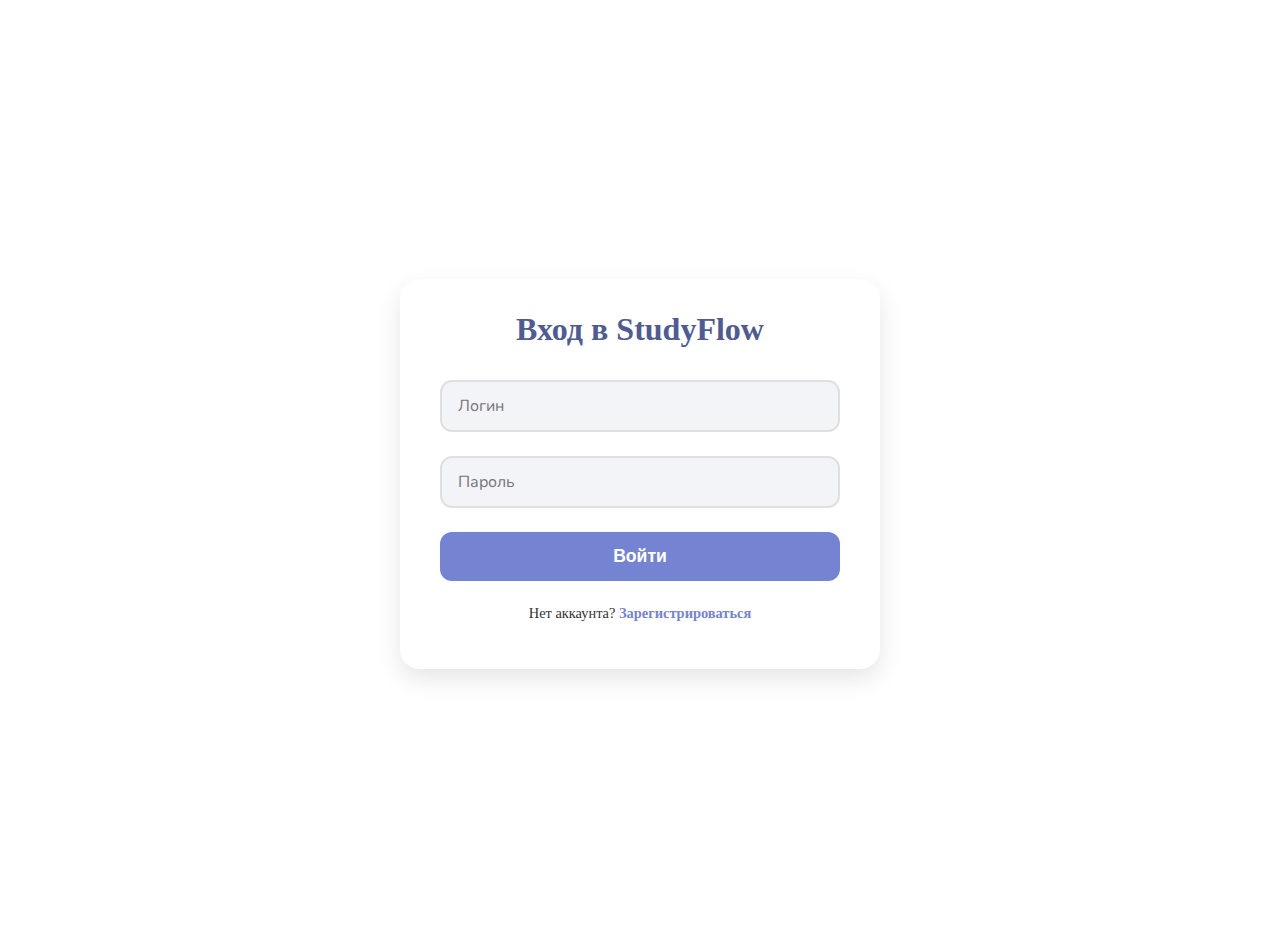
<file: index.html>
<!DOCTYPE html>
<html lang="ru">
<head>
    <meta charset="UTF-8">
    <meta name="viewport" content="width=device-width, initial-scale=1.0">
    <title>StudyFlow - Вход</title>
    <link rel="preconnect" href="https://fonts.googleapis.com">
    <link rel="preconnect" href="https://fonts.gstatic.com" crossorigin>
    <link href="https://fonts.googleapis.com/css2?family=Nunito:wght@400;700;800&display=swap" rel="stylesheet">
    <link rel="stylesheet" href="css/style.css">
</head>
<body id="auth-page">
    <div class="auth-container">
        <div class="auth-card">
            <h2>Вход в StudyFlow</h2>
            <div id="notificationArea"></div>
            <form id="loginForm">
                <div class="form-group">
                    <input type="text" id="username" placeholder="Логин" required autocomplete="username">
                </div>
                <div class="form-group">
                    <input type="password" id="password" placeholder="Пароль" required autocomplete="current-password">
                </div>
                <div class="loading" id="loadingIndicator">
                    <p>Выполняется вход...</p>
                </div>
                <button type="submit" class="btn btn-primary" id="loginButton">
                    Войти
                </button>
            </form>
            <div class="secondary-action">
                <p>Нет аккаунта? <a href="register.html">Зарегистрироваться</a></p>
            </div>
        </div>
    </div>

    <script src="js/auth.js"></script>
    <script src="js/ui.js"></script>
    <script src="js/login.js"></script>
</body>
</html>
</file>
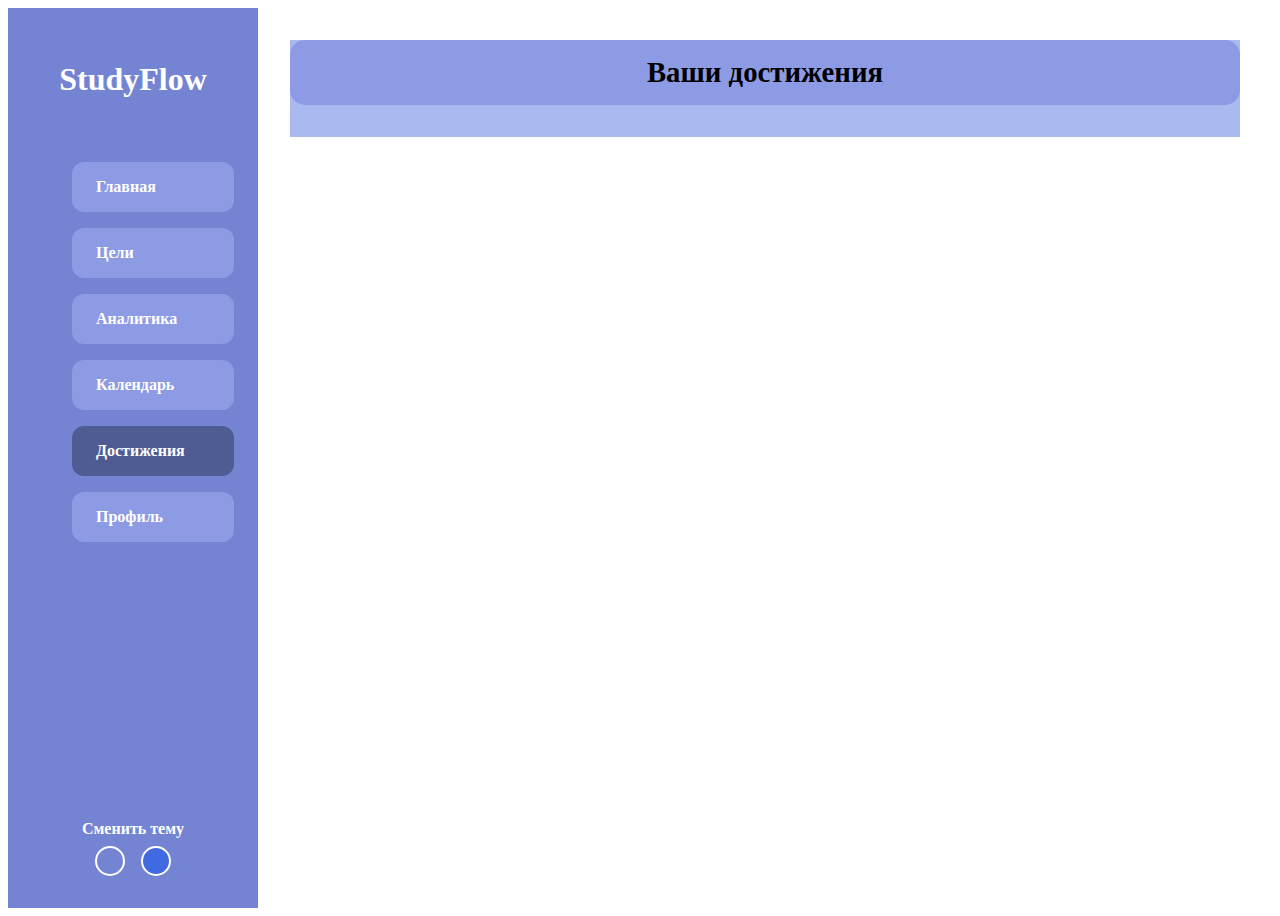
<file: achievements.html>
<!DOCTYPE html>
<html lang="ru">
<head>
    <meta charset="UTF-8">
    <meta name="viewport" content="width=device-width, initial-scale=1.0">
    <title>StudyFlow - Достижения</title>
    <link rel="preconnect" href="https://fonts.googleapis.com">
    <link rel="preconnect" href="https://fonts.gstatic.com" crossorigin>
    <link href="https://fonts.googleapis.com/css2?family=Nunito:wght@400;700;800&display=swap" rel="stylesheet">
    <link rel="stylesheet" href="css/style.css">
</head>
<body id="achievements-page">
    <div class="dashboard-container">
        <header class="mobile-header">
            <button class="mobile-menu-btn">☰</button>
            <h1 class="logo" style="margin: 0; font-size: 1.5rem;">StudyFlow</h1>
            <div style="width: 40px;"></div>
        </header>
        <nav class="sidebar">
            <h1 class="logo">StudyFlow</h1>
            <ul>
                <li><a href="dashboard.html">Главная</a></li>
                <li><a href="goals.html">Цели</a></li>
                <li><a href="analytics.html">Аналитика</a></li>
                <li><a href="calendar.html">Календарь</a></li>
                <li><a href="achievements.html" class="active">Достижения</a></li>
                <li><a href="profile.html">Профиль</a></li>
            </ul>
            <div class="theme-switcher">
                <h4>Сменить тему</h4>
                <div class="theme-buttons">
                    <button data-set-theme="default" class="theme-btn purple"></button>
                    <button data-set-theme="blue" class="theme-btn blue"></button>
                </div>
            </div>
        </nav>
        <main class="main-content">
            <div class="achievements-container">
                <div class="achievements-header"><h2>Ваши достижения</h2></div>
                <div class="achievements-grid">
                    <!-- Карточки достижений -->
                </div>
            </div>
        </main>
    </div>
    <script src="js/ui.js"></script>
</body>
</html>
</file>
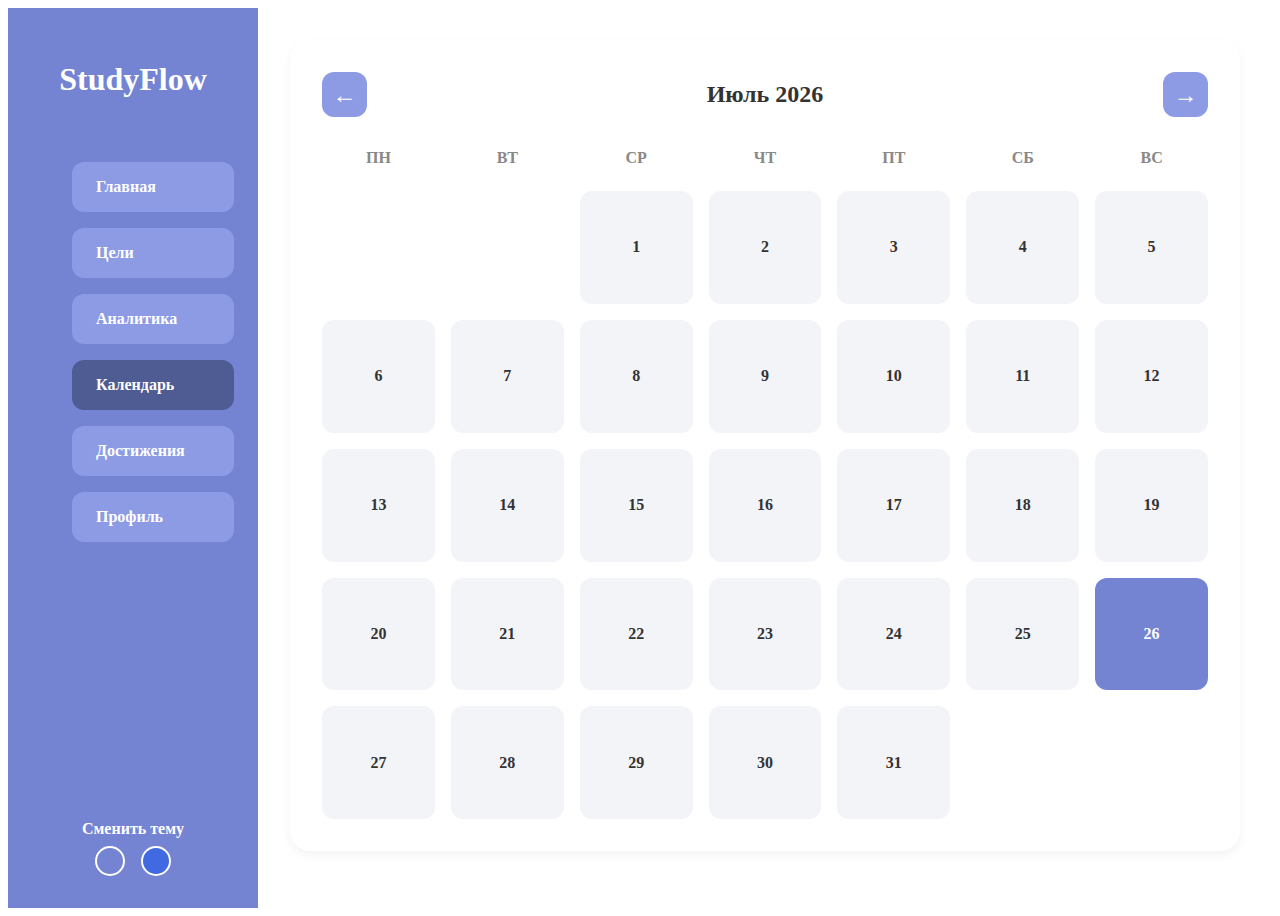
<file: calendar.html>
<!DOCTYPE html>
<html lang="ru">
<head>
    <meta charset="UTF-8">
    <meta name="viewport" content="width=device-width, initial-scale=1.0">
    <title>StudyFlow - Календарь</title>
    <link rel="preconnect" href="https://fonts.googleapis.com">
    <link rel="preconnect" href="https://fonts.gstatic.com" crossorigin>
    <link href="https://fonts.googleapis.com/css2?family=Nunito:wght@400;700;800&display=swap" rel="stylesheet">
    <link rel="stylesheet" href="css/style.css">
</head>
<body id="calendar-page">
    <div class="dashboard-container">
        <header class="mobile-header">
            <button class="mobile-menu-btn">☰</button>
            <h1 class="logo" style="margin: 0; font-size: 1.5rem;">StudyFlow</h1>
            <div style="width: 40px;"></div>
        </header>
        <nav class="sidebar">
            <h1 class="logo">StudyFlow</h1>
            <ul>
                <li><a href="dashboard.html">Главная</a></li>
                <li><a href="goals.html">Цели</a></li>
                <li><a href="analytics.html">Аналитика</a></li>
                <li><a href="calendar.html" class="active">Календарь</a></li>
                <li><a href="achievements.html">Достижения</a></li>
                <li><a href="profile.html">Профиль</a></li>
            </ul>
            <div class="theme-switcher">
               <h4>Сменить тему</h4>
                <div class="theme-buttons">
                    <button data-set-theme="default" class="theme-btn purple"></button>
                    <button data-set-theme="blue" class="theme-btn blue"></button>
                </div>
            </div>
        </nav>
        <main class="main-content">
            <div class="calendar-container">
                <div class="calendar-header">
                    <button id="prev-month">&larr;</button>
                    <h2 id="month-year"></h2>
                    <button id="next-month">&rarr;</button>
                </div>
                <div class="calendar-grid">
                    <!-- Дни недели будут добавлены через JavaScript -->
                </div>
            </div>
        </main>
    </div>

    <div class="modal-overlay" id="goal-modal">
        <div class="modal-content">
            <div class="modal-header">
                <h3 id="modal-title">Цель на дату</h3>
                <button class="close-btn" id="close-modal">&times;</button>
            </div>
            <div class="modal-body">
                <textarea id="goal-textarea" placeholder="Опишите вашу цель на этот день..."></textarea>
            </div>
            <div class="modal-buttons">
                <button class="btn-delete" id="delete-goal-btn">Удалить</button>
                <button class="btn-save" id="save-goal-btn">Сохранить</button>
            </div>
        </div>
    </div>
    
    <script src="js/ui.js"></script>
    <script>
        // === ЛОГИКА КАЛЕНДАРЯ И ЦЕЛЕЙ ===
        const monthYearElement = document.getElementById('month-year');
        const calendarGrid = document.querySelector('.calendar-grid');
        const prevMonthButton = document.getElementById('prev-month');
        const nextMonthButton = document.getElementById('next-month');
        
        // Элементы модального окна
        const modal = document.getElementById('goal-modal');
        const modalTitle = document.getElementById('modal-title');
        const closeModalButton = document.getElementById('close-modal');
        const goalTextarea = document.getElementById('goal-textarea');
        const saveGoalButton = document.getElementById('save-goal-btn');
        const deleteGoalButton = document.getElementById('delete-goal-btn');

        let currentDate = new Date();
        let selectedDayKey = null;
        
        // Загружаем цели из localStorage
        let goals = JSON.parse(localStorage.getItem('calendarGoals')) || {};

        const monthNames = ["Январь", "Февраль", "Март", "Апрель", "Май", "Июнь", 
                           "Июль", "Август", "Сентябрь", "Октябрь", "Ноябрь", "Декабрь"];
        const weekdays = ['ПН', 'ВТ', 'СР', 'ЧТ', 'ПТ', 'СБ', 'ВС'];

        function renderCalendar() {
            calendarGrid.innerHTML = '';
            const year = currentDate.getFullYear();
            const month = currentDate.getMonth();
            monthYearElement.textContent = `${monthNames[month]} ${year}`;

            // Добавляем заголовки дней недели
            weekdays.forEach(day => {
                const dayHeader = document.createElement('div');
                dayHeader.className = 'weekday';
                dayHeader.textContent = day;
                calendarGrid.appendChild(dayHeader);
            });

            // Расчеты для построения сетки дней
            const firstDayOfMonth = new Date(year, month, 1);
            const lastDayOfMonth = new Date(year, month + 1, 0);
            
            const firstDayOfWeek = (firstDayOfMonth.getDay() + 6) % 7; // 0=ПН, 1=ВТ, ..., 6=ВС
            const lastDateOfMonth = lastDayOfMonth.getDate();
            
            // Добавляем пустые ячейки для дней предыдущего месяца
            for (let i = 0; i < firstDayOfWeek; i++) {
                calendarGrid.appendChild(document.createElement('div')).className = 'day-cell empty';
            }

            // Добавляем ячейки для дней текущего месяца
            for (let day = 1; day <= lastDateOfMonth; day++) {
                const dayCell = document.createElement('div');
                dayCell.className = 'day-cell';
                dayCell.textContent = day;
                
                const dayKey = `${year}-${month + 1}-${day}`;
                dayCell.dataset.key = dayKey;

                if (goals[dayKey]) {
                    dayCell.classList.add('has-goal');
                }

                // Выделяем сегодняшний день
                const today = new Date();
                if (day === today.getDate() && month === today.getMonth() && year === today.getFullYear()) {
                    dayCell.classList.add('current-day');
                }
                
                calendarGrid.appendChild(dayCell);
            }
        }

        // --- Функции для модального окна ---
        function openModal(dateKey) {
            selectedDayKey = dateKey;
            const [year, month, day] = dateKey.split('-');
            modalTitle.textContent = `Цель на ${day}.${month}.${year}`; 
            goalTextarea.value = goals[selectedDayKey] || '';
            
            deleteGoalButton.style.display = goals[selectedDayKey] ? 'block' : 'none';
            
            modal.classList.add('active');
        }

        function closeModal() {
            modal.classList.remove('active');
        }

        function saveGoal() {
            if (selectedDayKey) {
                const goalText = goalTextarea.value.trim();
                if (goalText) {
                    goals[selectedDayKey] = goalText;
                } else {
                    delete goals[selectedDayKey];
                }
                localStorage.setItem('calendarGoals', JSON.stringify(goals));
                closeModal();
                renderCalendar();
            }
        }

        function deleteGoal() {
            if (selectedDayKey) {
                delete goals[selectedDayKey];
                localStorage.setItem('calendarGoals', JSON.stringify(goals));
                closeModal();
                renderCalendar();
            }
        }
        
        // --- Обработчики событий ---
        prevMonthButton.addEventListener('click', () => {
            currentDate.setMonth(currentDate.getMonth() - 1);
            renderCalendar();
        });

        nextMonthButton.addEventListener('click', () => {
            currentDate.setMonth(currentDate.getMonth() + 1);
            renderCalendar();
        });
        
        // Открытие модального окна по клику на ячейку
        calendarGrid.addEventListener('click', (event) => {
            const cell = event.target.closest('.day-cell');
            if (cell && !cell.classList.contains('empty')) {
                openModal(cell.dataset.key);
            }
        });

        closeModalButton.addEventListener('click', closeModal);
        modal.addEventListener('click', (event) => {
            if (event.target === modal) closeModal();
        });
        saveGoalButton.addEventListener('click', saveGoal);
        deleteGoalButton.addEventListener('click', deleteGoal);

        // Первая отрисовка календаря
        renderCalendar();

        // Инициализация UI
        document.addEventListener('DOMContentLoaded', function() {
            // Загрузка сохраненной темы
            const savedTheme = localStorage.getItem('studyflow-theme');
            if (savedTheme) {
                document.body.setAttribute('data-theme', savedTheme === 'default' ? '' : savedTheme);
            }
        });
    </script>
</body>
</html>
</file>
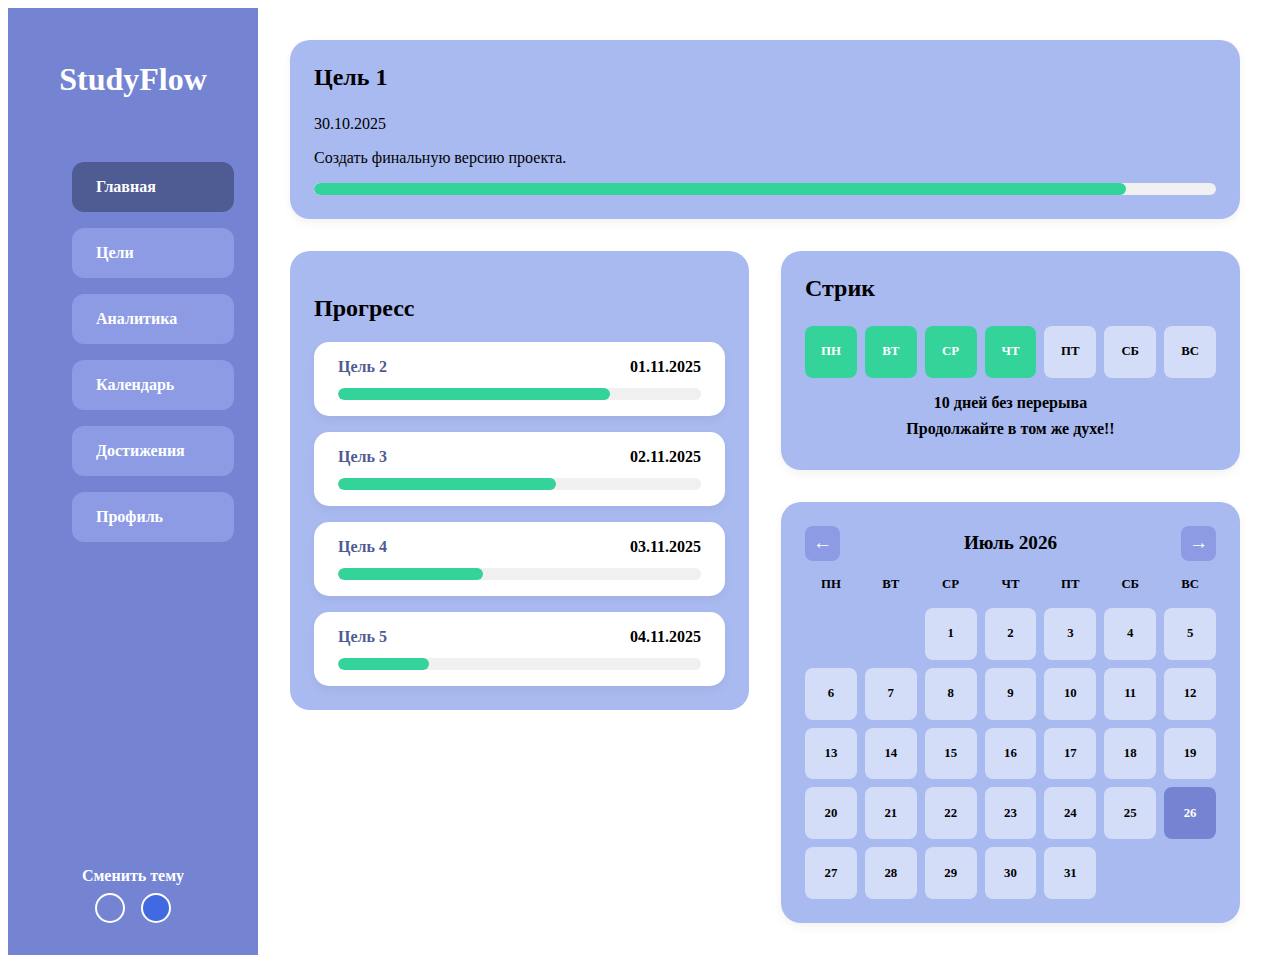
<file: dashboard.html>
<!DOCTYPE html>
<html lang="ru">
<head>
    <meta charset="UTF-8">
    <meta name="viewport" content="width=device-width, initial-scale=1.0">
    <title>StudyFlow Dashboard</title>
    <link rel="preconnect" href="https://fonts.googleapis.com">
    <link rel="preconnect" href="https://fonts.gstatic.com" crossorigin>
    <link href="https://fonts.googleapis.com/css2?family=Nunito:wght@400;700;800&display=swap" rel="stylesheet">
    <link rel="stylesheet" href="css/style.css">
</head>
<body id="dashboard-page">
    <div class="dashboard-container">
        <header class="mobile-header">
            <button class="mobile-menu-btn">☰</button>
            <h1 class="logo" style="margin: 0; font-size: 1.5rem;">StudyFlow</h1>
            <div style="width: 40px;"></div>
        </header>
        <nav class="sidebar">
            <h1 class="logo">StudyFlow</h1>
            <ul>
                <li><a href="dashboard.html" class="active">Главная</a></li>
                <li><a href="goals.html">Цели</a></li>
                <li><a href="analytics.html">Аналитика</a></li>
                <li><a href="calendar.html">Календарь</a></li>
                <li><a href="achievements.html">Достижения</a></li>
                <li><a href="profile.html">Профиль</a></li>
            </ul>
            <div class="theme-switcher">
                <h4>Сменить тему</h4>
                <div class="theme-buttons">
                    <button data-set-theme="default" class="theme-btn purple"></button>
                    <button data-set-theme="blue" class="theme-btn blue"></button>
                </div>
            </div>
        </nav>
        <main class="main-content">
            <div class="card main-goal">
                <div class="card-header"><h2>Цель 1</h2><span class="date">30.10.2025</span></div>
                <p>Создать финальную версию проекта.</p>
                <div class="progress-bar-container"><div class="progress-bar" style="width: 90%;"></div></div>
            </div>
            <div class="progress-card"><h2>Прогресс</h2><div class="progress-item"><div class="item-info"><span>Цель 2</span><span class="date">01.11.2025</span></div><div class="progress-bar-container"><div class="progress-bar" style="width: 75%;"></div></div></div><div class="progress-item"><div class="item-info"><span>Цель 3</span><span class="date">02.11.2025</span></div><div class="progress-bar-container"><div class="progress-bar" style="width: 60%;"></div></div></div><div class="progress-item"><div class="item-info"><span>Цель 4</span><span class="date">03.11.2025</span></div><div class="progress-bar-container"><div class="progress-bar" style="width: 40%;"></div></div></div><div class="progress-item"><div class="item-info"><span>Цель 5</span><span class="date">04.11.2025</span></div><div class="progress-bar-container"><div class="progress-bar" style="width: 25%;"></div></div></div></div>
            <div class="card streak-card"><h2>Стрик</h2><div class="streak-days"><div class="day-cell filled">ПН</div><div class="day-cell filled">ВТ</div><div class="day-cell filled">СР</div><div class="day-cell filled">ЧТ</div><div class="day-cell">ПТ</div><div class="day-cell">СБ</div><div class="day-cell">ВС</div></div><p>10 дней без перерыва</p><p>Продолжайте в том же духе!!</p></div>
            <div class="card calendar-card">
                 <div class="calendar-header">
                    <button id="prev-month">&larr;</button>
                    <h3 id="month-year"></h3>
                    <button id="next-month">&rarr;</button>
                </div>
                 <div class="calendar-grid"></div>
            </div>
        </main>
    </div>

    <div class="modal-overlay" id="goal-modal">
        <div class="modal-content">
            <div class="modal-header"><h3 id="modal-title">Цель на дату</h3><button class="close-btn" id="close-modal">&times;</button></div>
            <div class="modal-body"><textarea id="goal-textarea" placeholder="Опишите вашу цель на этот день..."></textarea></div>
            <div class="modal-buttons"><button class="btn-delete" id="delete-goal-btn">Удалить</button><button class="btn-save" id="save-goal-btn">Сохранить</button></div>
        </div>
    </div>
    
    <script src="js/ui.js"></script>
    <script src="js/dashboard.js"></script> 
</body>
</html>
</file>
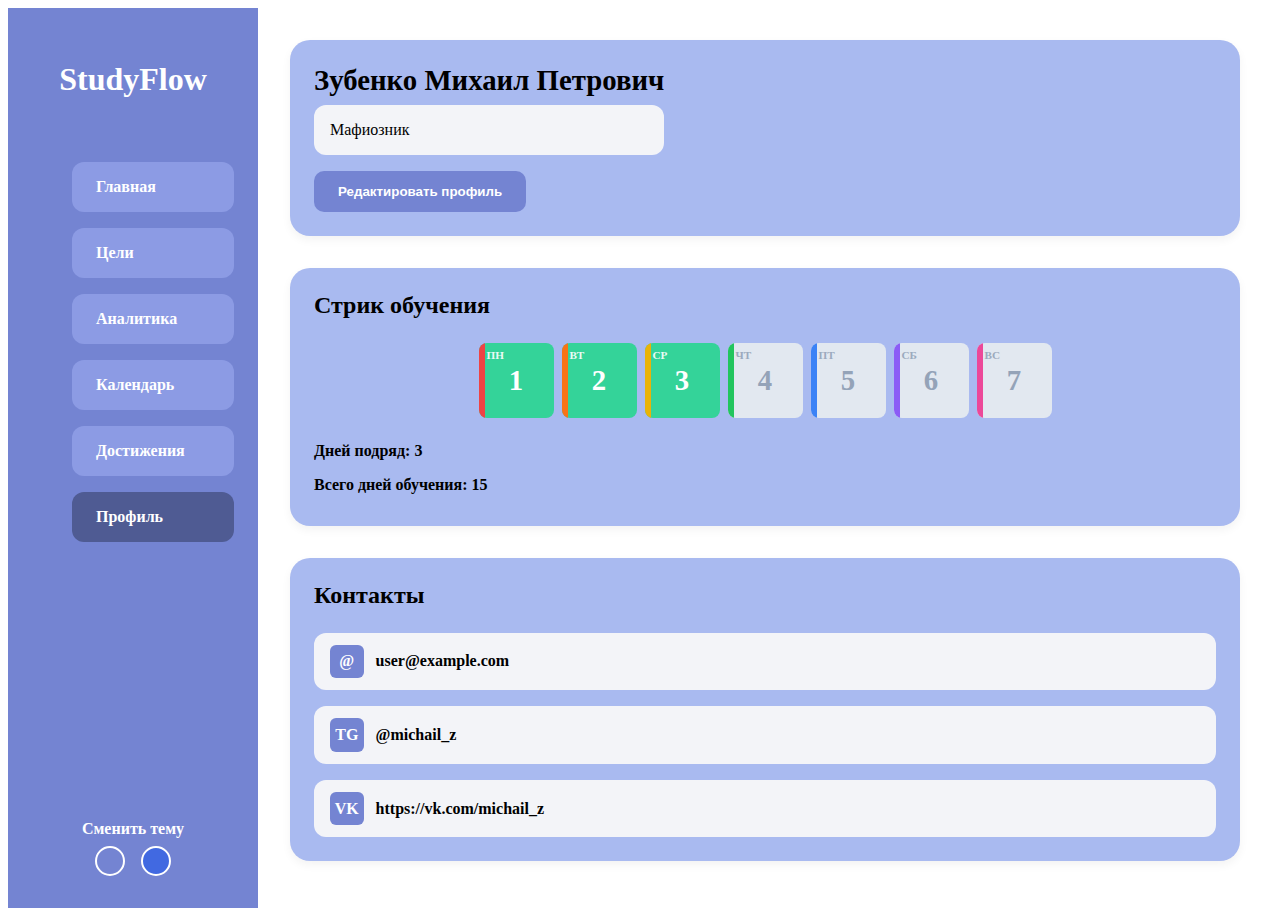
<file: Profile.html>
<!DOCTYPE html>
<html lang="ru">
<head>
    <meta charset="UTF-8">
    <meta name="viewport" content="width=device-width, initial-scale=1.0">
    <title>StudyFlow - Профиль</title>
    <link rel="preconnect" href="https://fonts.googleapis.com">
    <link rel="preconnect" href="https://fonts.gstatic.com" crossorigin>
    <link href="https://fonts.googleapis.com/css2?family=Nunito:wght@400;700;800&display=swap" rel="stylesheet">
    <link rel="stylesheet" href="css/style.css">
</head>
<body id="profile-page">
    <div class="dashboard-container">
        <header class="mobile-header">
            <button class="mobile-menu-btn">☰</button>
            <h1 class="logo" style="margin: 0; font-size: 1.5rem;">StudyFlow</h1>
            <div style="width: 40px;"></div>
        </header>
        <nav class="sidebar">
            <h1 class="logo">StudyFlow</h1>
            <ul>
                <li><a href="dashboard.html">Главная</a></li>
                <li><a href="goals.html">Цели</a></li>
                <li><a href="analytics.html">Аналитика</a></li>
                <li><a href="calendar.html">Календарь</a></li>
                <li><a href="achievements.html">Достижения</a></li>
                <li><a href="profile.html" class="active">Профиль</a></li>
            </ul>
            <div class="theme-switcher">
                <h4>Сменить тему</h4>
                <div class="theme-buttons">
                    <button data-set-theme="default" class="theme-btn purple"></button>
                    <button data-set-theme="blue" class="theme-btn blue"></button>
                </div>
            </div>
        </nav>

        <main class="main-content">
            <!-- Уведомления -->
            <div id="notification" class="alert" style="display: none;"></div>
            
            <!-- Профиль пользователя -->
            <div class="card profile-header">
                <div class="profile-info">
                    <h3 id="user-name">Загрузка...</h3>
                    <p id="user-comment">Загрузка...</p>
                    <button id="edit-profile-btn" class="btn btn-edit-profile">Редактировать профиль</button>
                </div>
            </div>

           
            <!-- ОБНОВЛЕННЫЙ БЛОК СТРИКА -->
<!-- ОБНОВЛЕННЫЙ БЛОК СТРИКА -->
<div class="card">
    <h2>Стрик обучения</h2>
    <div class="streak-visual" id="streak-container">
        <!-- Сюда JS будет вставлять дни недели -->
    </div>
    <div class="streak-summary">
        <p>Дней подряд: <span id="streak-days">0</span></p>
        <p>Всего дней обучения: <span id="total-days">0</span></p>
    </div>
</div>
            
            <!-- Контакты -->
            <div class="card contacts-card">
                <h2>Контакты</h2>
                <div class="contact-display">
                    <div class="contact-item-display">
                        <span class="contact-icon-display">@</span>
                        <span class="contact-text" id="contact-email">нет данных</span>
                    </div>
                    <div class="contact-item-display">
                        <span class="contact-icon-display">TG</span>
                        <span class="contact-text" id="contact-telegram">нет данных</span>
                    </div>
                    <div class="contact-item-display">
                        <span class="contact-icon-display">VK</span>
                        <span class="contact-text" id="contact-vk">нет данных</span>
                    </div>
                </div>
            </div>
        </main>
    </div>

    <!-- Модальное окно редактирования -->
    <div id="edit-modal" class="modal-overlay">
        <div class="modal-content">
            <button class="close-btn" id="close-modal">×</button>
            <div class="modal-header">
                <h2>Редактирование</h2>
            </div>
            <form id="edit-profile-form" class="modal-form">
                <div class="form-group">
                    <label for="edit-name">ФИО</label>
                    <input type="text" id="edit-name" placeholder="Имя Фамилия" required>
                </div>
                <div class="form-group">
                    <label for="edit-description">Описание</label>
                    <textarea id="edit-description" placeholder="Расскажите о себе"></textarea>
                </div>
                <div class="form-group">
                    <label>Контакты</label>
                    <div class="contact-items">
                        <div class="contact-item"><span class="contact-icon">@</span><input type="email" id="edit-email" placeholder="Email"></div>
                        <div class="contact-item"><span class="contact-icon">TG</span><input type="text" id="edit-telegram" placeholder="Telegram username"></div>
                        <div class="contact-item"><span class="contact-icon">VK</span><input type="text" id="edit-vk" placeholder="VK ссылка"></div>
                    </div>
                </div>
                <div class="modal-actions">
                    <button type="button" id="cancel-edit-btn" class="btn btn-secondary">Отмена</button>
                    <button type="submit" id="save-profile-btn" class="btn btn-primary">Сохранить</button>
                </div>
            </form>
        </div>
    </div>
    
    <script src="js/auth.js"></script>
    <script src="js/ui.js"></script>
    <script src="js/profile.js"></script>
</body>
</html>
</file>
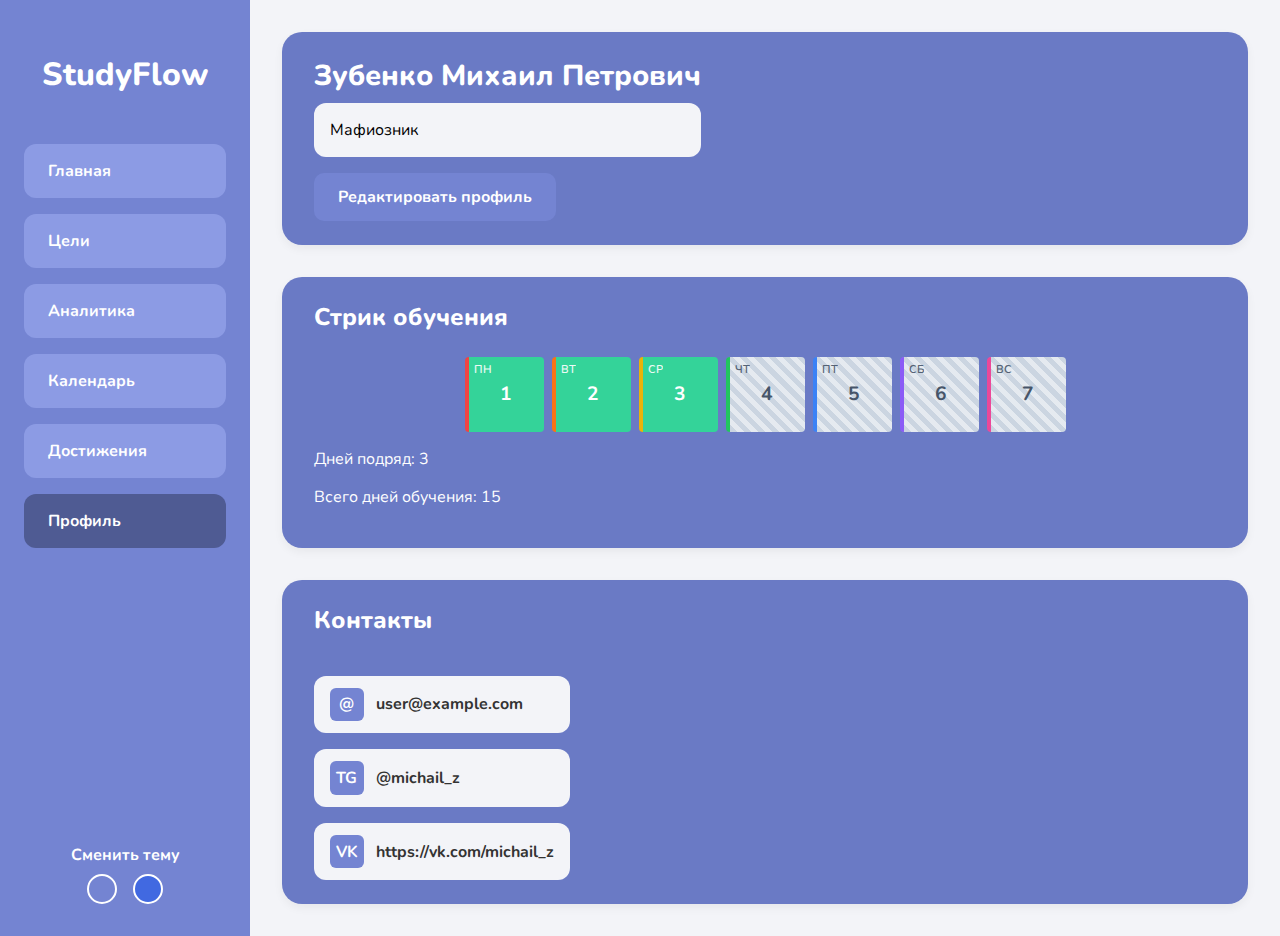
<file: profile.html>
<!DOCTYPE html>
<html lang="ru">
<head>
    <meta charset="UTF-8">
    <meta name="viewport" content="width=device-width, initial-scale=1.0">
    <title>StudyFlow - Профиль</title>
    <link rel="preconnect" href="https://fonts.googleapis.com">
    <link rel="preconnect" href="https://fonts.gstatic.com" crossorigin>
    <link href="https://fonts.googleapis.com/css2?family=Nunito:wght@400;700;800&display=swap" rel="stylesheet">
    
    <style>
        :root { --bg-light: #f3f4f8; --sidebar-bg: #7484d2; --card-bg: #a9baf0; --nav-item-bg: #8c9be4; --nav-item-active-bg: #4f5b93; --progress-bar-fill: #34d399; --text-light: #ffffff; --text-dark: #333333; --font-family: 'Nunito', sans-serif; }
        body { margin: 0; font-family: var(--font-family); background-color: var(--bg-light); color: var(--text-dark); }
        body[data-theme="blue"] { --sidebar-bg: #4169E1; --card-bg: #00008B; --nav-item-bg: #4682B4; --nav-item-active-bg: #3b5974; --progress-bar-fill: #228B22; }
        body[data-theme="orange"] { --bg-light: #FFC300; --sidebar-bg: #E49B0F; --card-bg: #D9534F; --nav-item-bg: #C94A46; --nav-item-active-bg: #A93E3A; --progress-bar-fill: #4285F4; --text-dark: #333333; }
        
        .dashboard-container { display: flex; min-height: 100vh; }
        .sidebar { background-color: var(--sidebar-bg); padding: 2rem 1.5rem; width: 250px; flex-shrink: 0; color: var(--text-light); box-sizing: border-box; display: flex; flex-direction: column; }
        .logo { font-size: 2rem; font-weight: 800; text-align: center; margin-bottom: 3rem; }
        .sidebar ul { list-style: none; padding: 0; margin: 0; }
        .sidebar ul li a { display: block; padding: 1rem 1.5rem; margin-bottom: 1rem; border-radius: 12px; text-decoration: none; color: var(--text-light); background-color: var(--nav-item-bg); font-weight: 700; transition: background-color 0.3s ease; }
        .theme-btn.orange { background-color: #E49B0F; }
        .sidebar ul li a.active { background-color: var(--nav-item-active-bg); }
        .sidebar ul li a:hover { background-color: #6a7ac5; }
        
        .main-content { flex-grow: 1; padding: 2rem; display: flex; flex-direction: column; gap: 2rem; }
        .card { background-color: #6a7ac5; border-radius: 20px; padding: 1.5rem 2rem; box-shadow: 0 4px 10px rgba(0,0,0,0.05); }
        .card h2 { margin-top: 0; font-size: 1.5rem; font-weight: 800; margin-bottom: 1.5rem; }
        
        .profile-header { display: flex; align-items: center; gap: 2rem; }
        .profile-info h3 { margin: 0 0 0.5rem 0; font-size: 1.8rem; font-weight: 800; }
        .profile-info p { margin: 0; background-color: var(--bg-light); padding: 1rem; border-radius: 12px; }
        
        /* === ИЗМЕНЕННЫЕ КВАДРАТИКИ СТРИКА С ДНЯМИ НЕДЕЛИ === */
        .streak-visual {
            display: flex;
            gap: 8px;
            margin-bottom: 1rem;
            justify-content: center;
        }
        
        .streak-day {
            width: 75px;
            height: 75px;
            border-radius: 4px;
            flex: 0 0 auto;
            display: flex;
            align-items: center;
            justify-content: center;
            font-family: 'Nunito', sans-serif;
            font-weight: 700;
            font-size: 1.2rem;
            color: white;
            position: relative;
        }
        
        /* День недели внутри квадратика */
        .streak-day::before {
            content: attr(data-day);
            position: absolute;
            top: 5px;
            left: 5px;
            font-size: 0.7rem;
            font-weight: 600;
            opacity: 0.9;
        }
        
        .streak-day.filled { 
            background-color: var(--progress-bar-fill); 
        }
        
        .streak-day.pattern { 
            background-color: #cbd5e1; 
            background-image: repeating-linear-gradient( 
                45deg, 
                transparent, 
                transparent 5px, 
                rgba(255,255,255,0.5) 5px, 
                rgba(255,255,255,0.5) 10px 
            ); 
            color: #475569;
        }
        
        .streak-day.empty { 
            background-color: #e2e8f0; 
            color: #94a3b8;
        }
        
        /* Цвета для дней недели */
        .streak-day[data-day="ПН"] { border-left: 4px solid #ef4444; }
        .streak-day[data-day="ВТ"] { border-left: 4px solid #f97316; }
        .streak-day[data-day="СР"] { border-left: 4px solid #eab308; }
        .streak-day[data-day="ЧТ"] { border-left: 4px solid #22c55e; }
        .streak-day[data-day="ПТ"] { border-left: 4px solid #3b82f6; }
        .streak-day[data-day="СБ"] { border-left: 4px solid #8b5cf6; }
        .streak-day[data-day="ВС"] { border-left: 4px solid #ec4899; }

        .contacts-card .content { display: flex; gap: 2rem; }
        .contact-links { list-style: none; padding: 0; margin: 0; display: flex; flex-direction: column; gap: 1rem; flex-basis: 200px; }
        .contact-links li { padding: 0.8rem 1rem; background-color: var(--bg-light); border-radius: 12px; font-weight: 700; }
        .contact-placeholder { flex-grow: 1; background-color: var(--bg-light); border-radius: 12px; min-height: 100px; }

        .theme-switcher { margin-top: auto; padding-top: 2rem; }
        .theme-switcher h4 { text-align: center; margin-bottom: 0.5rem; }
        .theme-buttons { display: flex; justify-content: center; gap: 1rem; }
        .theme-btn { width: 30px; height: 30px; border-radius: 50%; border: 2px solid white; cursor: pointer; }
        .theme-btn.purple { background-color: #7484d2; }
        .theme-btn.blue { background-color: #4169E1; }
        
        .mobile-header { display: none; background-color: var(--sidebar-bg); padding: 1rem; color: var(--text-light); justify-content: space-between; align-items: center; }
        .mobile-menu-btn { background: none; border: none; color: var(--text-light); font-size: 1.5rem; cursor: pointer; }

        /* Модальное окно редактирования */
        .modal-overlay {
            position: fixed;
            top: 0;
            left: 0;
            right: 0;
            bottom: 0;
            background-color: rgba(0, 0, 0, 0.7);
            backdrop-filter: blur(5px);
            display: none;
            justify-content: center;
            align-items: center;
            z-index: 1000;
            padding: 1rem;
        }
        
        .modal-overlay.active {
            display: flex;
        }
        
        .modal-content {
            background: linear-gradient(135deg, #7484d2 0%, #8c9be4 100%);
            border-radius: 20px;
            padding: 2rem;
            width: 100%;
            max-width: 500px;
            max-height: 90vh;
            overflow-y: auto;
            box-shadow: 0 10px 30px rgba(0, 0, 0, 0.3);
            color: var(--text-light);
        }
        
        .modal-header {
            margin-bottom: 2rem;
            text-align: center;
            
        }
        
        .modal-header h2 {
            color: var(--text-light);
            margin: 0;
            font-size: 1.8rem;
            font-weight: 800;
        }
        
        .modal-form {
            display: flex;
            flex-direction: column;
            gap: 1.5rem;
        }
        
        .form-group {
            display: flex;
            flex-direction: column;
        }
        
        .form-group label {
            font-weight: 700;
            margin-bottom: 0.5rem;
            
            color: rgba(255, 255, 255, 0.9);
        }
        
        .form-group input,
        .form-group textarea {
            padding: 0.8rem 1rem;
            border-radius: 12px;
            border: 2px solid rgba(255, 255, 255, 0.3);
            background-color: rgba(255, 255, 255, 0.9);
            font-family: var(--font-family);
            font-size: 1rem;
            transition: all 0.3s ease;
        }
        
        .form-group input:focus,
        .form-group textarea:focus {
            outline: none;
            border-color: var(--text-light);
            background-color: white;
        }
        
        .form-group textarea {
            min-height: 100px;
            resize: vertical;
        }
        
        .form-row {
            display: grid;
            grid-template-columns: 1fr 1fr;
            gap: 1rem;
        }
        
        .modal-actions {
            display: flex;
            gap: 1rem;
            margin-top: 1rem;
        }
        
        .btn {
            flex: 1;
            padding: 1rem;
            border-radius: 12px;
            border: none;
            font-family: var(--font-family);
            font-weight: 700;
            font-size: 1rem;
            cursor: pointer;
            transition: all 0.3s ease;
        }
        
        .btn-primary {
            background-color: var(--nav-item-active-bg);
            color: var(--text-light);
        }
        
        .btn-primary:hover {
            background-color: #3a4780;
            transform: translateY(-2px);
        }
        
        .btn-secondary {
            background-color: rgba(255, 255, 255, 0.2);
            color: var(--text-light);
            border: 2px solid rgba(255, 255, 255, 0.3);
        }
        
        .btn-secondary:hover {
            background-color: rgba(255, 255, 255, 0.3);
        }
        
        /* Контакты в профиле */
        .contact-items {
            display: flex;
            flex-direction: column;
            gap: 1rem;
            margin-top: 1rem;
        }
        
        .contact-item {
            display: flex;
            align-items: center;
            gap: 1rem;
            padding: 0.8rem;
            background-color: rgba(255, 255, 255, 0.1);
            border-radius: 10px;
        }
        
        .contact-icon {
            width: 24px;
            height: 24px;
            display: flex;
            align-items: center;
            justify-content: center;
            font-weight: bold;
            background-color: rgba(255, 255, 255, 0.2);
            border-radius: 6px;
            padding: 0.3rem;
        }

               /* Контактные данные в профиле */
        .contact-display {
            display: flex;
            flex-direction: column;
            gap: 1rem;
            margin-top: 1rem;
        }
        
        .contact-item-display {
            display: flex;
            align-items: center;
            gap: 12px;
            padding: 12px 16px;
            background-color: var(--bg-light);
            border-radius: 12px;
        }
        
        .contact-icon-display {
            width: 24px;
            height: 24px;
            display: flex;
            align-items: center;
            justify-content: center;
            font-weight: bold;
            background-color: var(--sidebar-bg);
            color: white;
            border-radius: 6px;
            padding: 0.3rem;
        }
        
        .contact-text {
            font-weight: 700;
            color: var(--text-dark);
           
        }
        
        .contact-item input {
            flex: 1;
            background: transparent;
            border: none;
            color: var(--text-light);
            font-family: var(--font-family);
            font-size: 1rem;
            padding: 0.5rem;
        }
        
        .contact-item input::placeholder {
            color: rgba(255, 255, 255, 0.6);
        }
        
        .contact-item input:focus {
            outline: none;
            background-color: rgba(255, 255, 255, 0.1);
            border-radius: 6px;
        }
        
        /* Сообщения */
        .alert {
            padding: 1rem;
            border-radius: 10px;
            margin-bottom: 1rem;
            display: none;
        }
        
        .alert-success {
            background-color: rgba(45, 206, 137, 0.9);
            color: white;
            display: block;
        }
        
        .alert-error {
            background-color: rgba(239, 68, 68, 0.9);
            color: white;
            display: block;
        }
        
        .close-btn {
            position: absolute;
            top: 1rem;
            right: 1rem;
            background: none;
            border: none;
            color: var(--text-light);
            font-size: 1.5rem;
            cursor: pointer;
            padding: 0.5rem;
            border-radius: 50%;
            width: 40px;
            height: 40px;
            display: flex;
            align-items: center;
            justify-content: center;
            transition: background-color 0.3s;
        }
        
        .close-btn:hover {
            background-color: rgba(255, 255, 255, 0.1);
        }

        /* === АДАПТИВНОСТЬ === */
        @media (max-width: 768px) {
            .dashboard-container { flex-direction: column; }
            .mobile-header { display: flex; }
            .sidebar { position: fixed; top: 0; left: -100%; height: 100vh; z-index: 1000; width: 280px; transition: left 0.3s ease; }
            .sidebar.active { left: 0; }
            .main-content { padding: 1rem; gap: 1rem; }
            .card { padding: 1rem; }
            .profile-header { flex-direction: column; text-align: center; gap: 1rem; }
            .avatar { width: 100px; height: 100px; }
            .contacts-card .content { flex-direction: column; }
            
            .modal-content {
                padding: 1.5rem;
                margin: 1rem;
            }
            
            .form-row {
                grid-template-columns: 1fr;
                gap: 1rem;
            }
            
            .modal-actions {
                flex-direction: column;
            }
            
            /* Адаптивность для квадратиков */
            .streak-day {
                width: 60px;
                height: 60px;
                font-size: 1rem;
            }
            
            .streak-day::before {
                font-size: 0.6rem;
            }
        }
    </style>
</head>
<body>

    <div class="dashboard-container">
        <header class="mobile-header">
            <button class="mobile-menu-btn">☰</button>
            <h1 class="logo" style="margin: 0; font-size: 1.5rem;">StudyFlow</h1>
            <div style="width: 40px;"></div>
        </header>
        
        <nav class="sidebar">
            <h1 class="logo">StudyFlow</h1>
            <ul>
                <li><a href="index.html">Главная</a></li>
                <li><a href="Targets.html">Цели</a></li>
                <li><a href="Analitics/Analitics.html">Аналитика</a></li>
                <li><a href="Calendar.html">Календарь</a></li>
                <li><a href="Achievments.html">Достижения</a></li>
                <li><a href="Profile.html" class="active">Профиль</a></li>
            </ul>
            <div class="theme-switcher">
                <h4>Сменить тему</h4>
                <div class="theme-buttons">
                    <button data-set-theme="default" class="theme-btn purple"></button>
                    <button data-set-theme="blue" class="theme-btn blue"></button>
                </div>
            </div>
        </nav>

        <main class="main-content">
            <!-- Уведомления -->
            <div id="notification" class="alert" style="display: none;"></div>
            
            <!-- Профиль пользователя -->
            <div class="card profile-header">
                <div class="profile-info">
                    <h3 id="user-name" style="color: white;">Загрузка...</h3>
                    <p id="user-comment" style="color: black;">Загрузка...</p>
                    <button id="edit-profile-btn" class="btn" style="margin-top: 1rem; background-color: var(--sidebar-bg); color: white; padding: 0.8rem 1.5rem; border-radius: 10px; border: none; font-weight: 700; cursor: pointer;">Редактировать профиль</button>
                </div>
            </div>

            <!-- Стрик -->
            <div class="card">
                <h2 style="color: white;">Стрик обучения</h2>
                <div class="streak-visual" id="streak-container">
                 
                </div>
                <p  style="color: white;">Дней подряд: <span id="streak-days">0</span></p>
                <p style="color: white;">Всего дней обучения: <span id="total-days">0</span></p>
            </div>
            
            <!-- Контакты и социальные ссылки -->
             <div class="card contacts-card">
                <h2 style="color: white;">Контакты</h2>
                <div class="content">
                    <div class="contact-display">
                        <div class="contact-item-display">
                            <span class="contact-icon-display">@</span>
                            <span class="contact-text" id="contact-email">user@example.com</span>
                        </div>
                        <div class="contact-item-display">
                            <span class="contact-icon-display">TG</span>
                            <span class="contact-text" id="contact-telegram">@michail_z</span>
                        </div>
                        <div class="contact-item-display">
                            <span class="contact-icon-display">VK</span>
                            <span class="contact-text" id="contact-vk">https://vk.com/michail_z</span>
                        </div>
                    </div>
                </div>
            </div>


        </main>
    </div>

    <!-- Модальное окно редактирования -->
    <div id="edit-modal" class="modal-overlay">
        <div class="modal-content">
            <button class="close-btn" id="close-modal">×</button>
            <div class="modal-header">
                <h2>Редактирование</h2>
            </div>
            
            <form id="edit-profile-form" class="modal-form">
                <div class="form-row">
                    <div class="form-group">
                        <label for="edit-name">ФИО</label>
                        <input type="text" id="edit-name" placeholder="Имя Фамилия" required>
                    </div>
                </div>
                
                <div class="form-group">
                    <label for="edit-description">Описание</label>
                    <textarea id="edit-description" placeholder="Расскажите о себе"></textarea>
                </div>
                
                <div class="form-group">
                    <label>Контакты</label>
                    <div class="contact-items">
                        <div class="contact-item">
                            <span class="contact-icon">@</span>
                            <input type="email" id="edit-email" placeholder="Email" value="user@example.com">
                        </div>
                        <div class="contact-item">
                            <span class="contact-icon">TG</span>
                            <input type="text" id="edit-telegram" placeholder="Telegram username" value="@michail_z">
                        </div>
                        <div class="contact-item">
                            <span class="contact-icon">VK</span>
                            <input type="text" id="edit-vk" placeholder="VK ссылка" value="https://vk.com/michail_z">
                        </div>
                    </div>
                </div>
                
                <div class="modal-actions">
                    <button type="button" id="cancel-edit-btn" class="btn btn-secondary">Отмена</button>
                    <button type="submit" id="save-profile-btn" class="btn btn-primary">Сохранить изменения</button>
                </div>
            </form>
        </div>
    </div>



</body>
</html>

<script>


    const themeButtons = document.querySelectorAll('[data-set-theme]');
    const storageKey = 'studyflow-theme';
    const applyTheme = (theme) => {
        document.body.setAttribute('data-theme', theme === 'default' ? '' : theme);
    };
    
    themeButtons.forEach(button => {
        button.addEventListener('click', () => {
            const theme = button.dataset.setTheme;
            applyTheme(theme);
            localStorage.setItem(storageKey, theme);
        });
    });

    document.addEventListener('DOMContentLoaded', () => {
        const savedTheme = localStorage.getItem(storageKey);
        if (savedTheme) applyTheme(savedTheme);

        const mobileMenuBtn = document.querySelector('.mobile-menu-btn');
        const sidebar = document.querySelector('.sidebar');
        if (mobileMenuBtn && sidebar) {
            mobileMenuBtn.addEventListener('click', () => sidebar.classList.toggle('active'));
            document.addEventListener('click', (e) => {
                if (!sidebar.contains(e.target) && !mobileMenuBtn.contains(e.target)) {
                    sidebar.classList.remove('active');
                }
            });
        }

        // Инициализация профиля
        initializeProfile();
    });

    // === ИНТЕГРАЦИЯ С БЭКЕНДОМ ===
    
    const API_BASE_URL = 'http://127.0.0.1:8000/';
    const USER_ID = 1; 

    // Функция для отображения уведомлений
    function showNotification(message, type = 'success') 
    {
        const notification = document.getElementById('notification');
        notification.textContent = message;
        notification.className = `alert alert-${type}`;
        notification.style.display = 'block';
        
        setTimeout(() => {
            notification.style.display = 'none';
        }, 5000);
    }

    // Функция для обработки ошибок API
    function handleApiError(error, context = 'операции') {
        console.error(`Ошибка при выполнении ${context}:`, error);
        
        if (error.response) {
            // Ошибка от сервера
            if (error.response.status === 422) {
                const errors = error.response.data.details || [];
                const errorMessages = errors.map(err => `• ${err.msg || 'Ошибка валидации'}`).join('\n');
                showNotification(`Ошибки валидации:\n${errorMessages}`, 'error');
            } else {
                showNotification(`Ошибка сервера: ${error.response.status}`, 'error');
            }
        } else if (error.request) {
            // Запрос был отправлен, но ответ не получен
            showNotification('Не удалось подключиться к серверу', 'error');
        } else {
            // Ошибка при настройке запроса
            showNotification(`Ошибка: ${error.message}`, 'error');
        }
    }

    // Управление модальным окном
    const editModal = document.getElementById('edit-modal');
    const editProfileBtn = document.getElementById('edit-profile-btn');
    const closeModalBtn = document.getElementById('close-modal');
    const cancelEditBtn = document.getElementById('cancel-edit-btn');

    function openEditModal() {
        editModal.classList.add('active');
        document.body.style.overflow = 'hidden';
    }

    function closeEditModal() {
        editModal.classList.remove('active');
        document.body.style.overflow = 'auto';
    }

    // Загрузка данных профиля
    async function loadProfile() {
        try {
            // Имитация задержки загрузки
            await new Promise(resolve => setTimeout(resolve, 500));
            
            // Имитация данных с бэкенда
            const mockProfileData = {
                "email": "user@example.com",
                "username": "michail_z",
                "name": "Зубенко Михаил Петрович",
                "comment": "Мафиозник",
                "id": USER_ID,
                "streak_days": 3,
                "total_days": 15,
                "telegram": "@michail_z",
                "vk": "https://vk.com/michail_z"
            };
            
            // Обновление UI
            document.getElementById('user-name').textContent = mockProfileData.name;
            document.getElementById('user-comment').textContent = mockProfileData.comment;
            document.getElementById('edit-name').value = mockProfileData.name;
            document.getElementById('edit-description').value = mockProfileData.comment;
            document.getElementById('edit-email').value = mockProfileData.email;
            document.getElementById('edit-telegram').value = mockProfileData.telegram;
            document.getElementById('edit-vk').value = mockProfileData.vk;
            
            // Обновление стрика С ДНЯМИ НЕДЕЛИ
            updateStreakVisual(mockProfileData.streak_days, mockProfileData.total_days);
            document.getElementById('streak-days').textContent = mockProfileData.streak_days;
            document.getElementById('total-days').textContent = mockProfileData.total_days;
            
            return mockProfileData;
        } catch (error) {
            handleApiError(error, 'загрузки профиля');
            return null;
        }
    }

    // Обновление визуализации стрика С ДНЯМИ НЕДЕЛИ
    function updateStreakVisual(currentStreak, totalDays) {
        const container = document.getElementById('streak-container');
        container.innerHTML = '';
        
        const maxDays = 7; // 7 дней недели
        const weekDays = ['ПН', 'ВТ', 'СР', 'ЧТ', 'ПТ', 'СБ', 'ВС'];
        
        for (let i = 0; i < maxDays; i++) {
            const day = document.createElement('div');
            day.className = 'streak-day';
            day.setAttribute('data-day', weekDays[i]);
            day.textContent = i + 1; // Номер дня (1-7)
            
            // Определяем состояние дня
            if (i < currentStreak) {
                day.classList.add('filled');
            } else if (i < totalDays && i >= currentStreak) {
                day.classList.add('pattern');
            } else {
                day.classList.add('empty');
            }
            
            container.appendChild(day);
        }
    }

    // Сохранение профиля
    async function saveProfile(profileData) {
        try {
          
            await new Promise(resolve => setTimeout(resolve, 1000));
            
            // Обновление UI
            document.getElementById('user-name').textContent = profileData.name;
            document.getElementById('user-comment').textContent = profileData.description;
            
           
            document.querySelector('.contacts-card address p:nth-child(1)').textContent = profileData.email;
            document.querySelector('.contacts-card address p:nth-child(2)').textContent = `TG ${profileData.telegram}`;
            document.querySelector('.contacts-card address p:nth-child(3)').textContent = `VK ${profileData.vk}`;
            
            showNotification('Профиль успешно обновлен!');
            
           
            closeEditModal();
            
            return { success: true, message: 'Профиль обновлен' };
            
        } catch (error) {
            handleApiError(error, 'сохранения профиля');
            return { success: false, message: error.message };
        }
    }

    
    function validateForm(formData) {
        const errors = [];
        
      
        if (!formData.name || formData.name.trim().length < 2) {
            errors.push('ФИО должно содержать минимум 2 символа');
        }
        
     
        const emailRegex = /^[^\s@]+@[^\s@]+\.[^\s@]+$/;
        if (!emailRegex.test(formData.email)) {
            errors.push('Введите корректный email');
        }
        
        return errors;
    }

    // Инициализация профиля
    function initializeProfile() {
        // Загрузка данных профиля
        loadProfile();
        
        // Обработчики для модального окна
        editProfileBtn.addEventListener('click', openEditModal);
        closeModalBtn.addEventListener('click', closeEditModal);
        cancelEditBtn.addEventListener('click', closeEditModal);
        
        
        editModal.addEventListener('click', (e) => {
            if (e.target === editModal) {
                closeEditModal();
            }
        });
        
        // Закрытие по Escape
        document.addEventListener('keydown', (e) => {
            if (e.key === 'Escape' && editModal.classList.contains('active')) {
                closeEditModal();
            }
        });
        
      
        document.getElementById('edit-profile-form').addEventListener('submit', async (e) => {
            e.preventDefault();
            
            const formData = {
                name: document.getElementById('edit-name').value,
                description: document.getElementById('edit-description').value,
                email: document.getElementById('edit-email').value,
                telegram: document.getElementById('edit-telegram').value,
                vk: document.getElementById('edit-vk').value
            };
            
           
            const errors = validateForm(formData);
            if (errors.length > 0) {
                showNotification(errors.join('\n'), 'error');
                return;
            }
            
           
            const saveBtn = document.getElementById('save-profile-btn');
            const originalText = saveBtn.textContent;
            saveBtn.textContent = 'Сохранение...';
            saveBtn.disabled = true;
            
            await saveProfile(formData);
            
           
            saveBtn.textContent = originalText;
            saveBtn.disabled = false;
        });
    }
</script>
</file>
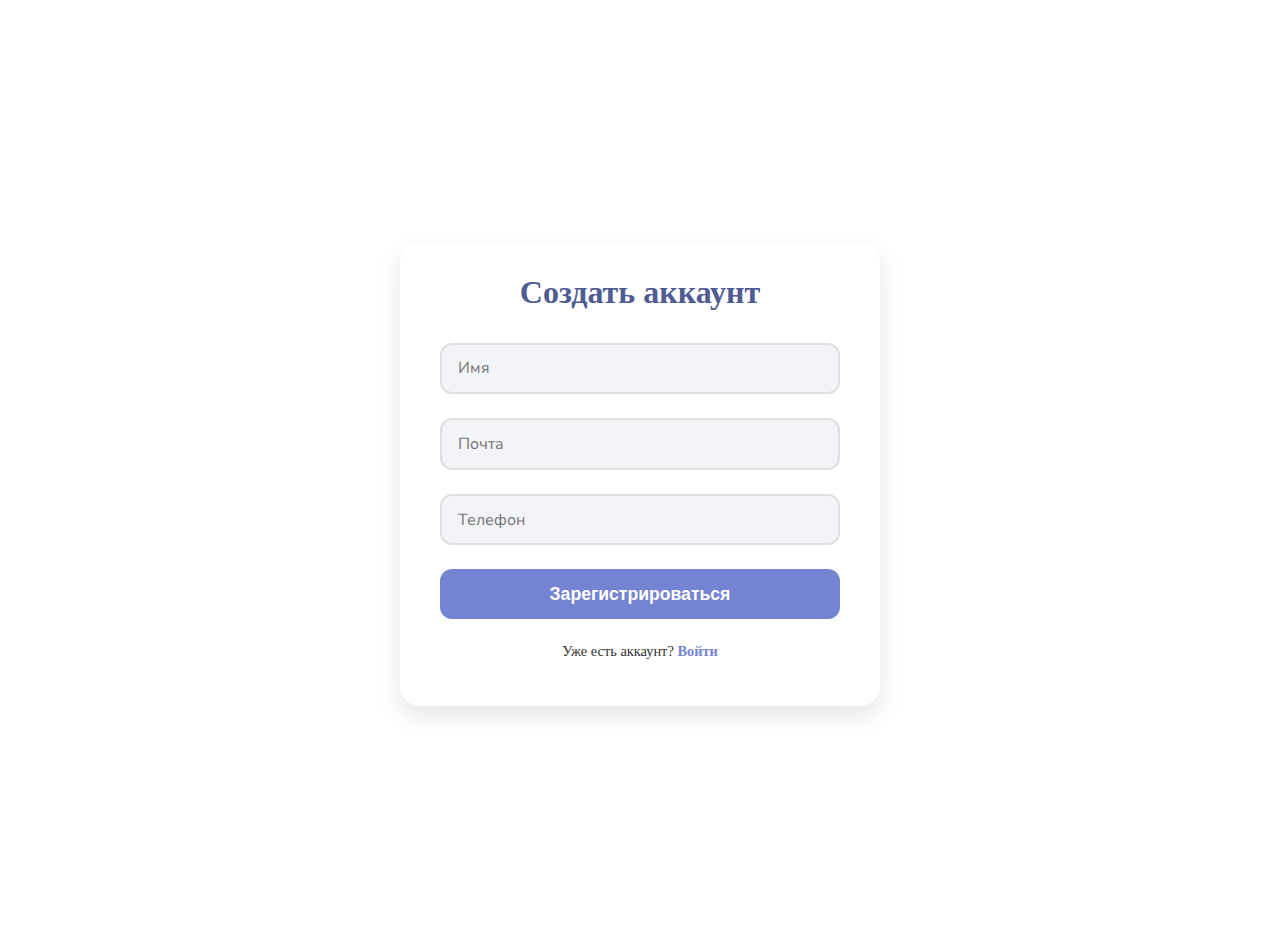
<file: register.html>
<!DOCTYPE html>
<html lang="ru">
<head>
    <meta charset="UTF-8">
    <meta name="viewport" content="width=device-width, initial-scale=1.0">
    <title>StudyFlow - Регистрация</title>
    <link rel="preconnect" href="https://fonts.googleapis.com">
    <link rel="preconnect" href="https://fonts.gstatic.com" crossorigin>
    <link href="https://fonts.googleapis.com/css2?family=Nunito:wght@400;700;800&display=swap" rel="stylesheet">
    <link rel="stylesheet" href="css/style.css">
</head>
<body id="auth-page">
    <div class="auth-container">
        <div class="auth-card">
            <h2>Создать аккаунт</h2>
            <form onsubmit="return false;">
                <div class="form-group"><input type="text" id="name" placeholder="Имя" required></div>
                <div class="form-group"><input type="email" id="email" placeholder="Почта" required></div>
                <div class="form-group"><input type="tel" id="phone" placeholder="Телефон" required></div>
                <a href="dashboard.html" style="text-decoration: none;">
                    <button type="button" class="btn btn-primary">Зарегистрироваться</button>
                </a>
            </form>
            <div class="secondary-action">
                <p>Уже есть аккаунт? <a href="index.html">Войти</a></p>
            </div>
        </div>
    </div>
    <script src="js/ui.js"></script>
</body>
</html>
</file>
<file: css/style.css>
/* ==========================================================================
   1. ОБЩИЕ СТИЛИ И ПЕРЕМЕННЫЕ (ОБНОВЛЕНО)
   ========================================================================== */

:root {
    --bg-light: #f3f4f8;
    --text-dark: #333333;
    --text-light: #ffffff;
    --font-family: 'Nunito', sans-serif; /* Возвращаем старый шрифт */
    --other-month-color: #b0b0b0;
    --sidebar-bg: #7484d2;
    --card-bg: #a9baf0;
    --nav-item-bg: #8c9be4;
    --nav-item-active-bg: #4f5b93;
    --progress-bar-fill: #34d399;
    --current-day-bg: #7484d2;
    --goal-indicator: #e53e3e;
    --icon-color: #4f5b93;
    --selected-border: #3b82f6;
}

/* СИНЯЯ ТЕМА С СЕРЕБРИСТЫМ ФОНОМ И СИНИМИ БЛОКАМИ */
body[data-theme="blue"] {
    --bg-light: #c0c0c0; /* Серебристый фон */
    --sidebar-bg: #4169E1; /* Синий sidebar */
    --card-bg: #4169E1; /* Синие блоки (как в оригинале) */
    --nav-item-bg: #4682B4; /* Синие навигационные элементы */
    --nav-item-active-bg: #3b5974; /* Темно-синий активный элемент */
    --progress-bar-fill: #228B22; /* Зеленая полоса прогресса */
    --current-day-bg: #4169E1; /* Синий для текущего дня */
    --goal-indicator: #f59e0b; /* Оранжевый индикатор целей */
    --icon-color: #3b5974; /* Темно-синий для иконок */
    --text-dark: #000000; /* Черный текст */
    --text-light: #ffffff; /* Белый текст */
    --other-month-color: #666666; /* Серый для других месяцев */
}

/* Обновляем цвета текста для синей темы */
body[data-theme="blue"] .card,
body[data-theme="blue"] .progress-card,
body[data-theme="blue"] .streak-card,
body[data-theme="blue"] .calendar-card,
body[data-theme="blue"] .main-goal,
body[data-theme="blue"] #achievements-page .achievements-container,
body[data-theme="blue"] #profile-page .card {
    color: var(--text-light); /* Белый текст на синих блоках */
}

body[data-theme="blue"] .date,
body[data-theme="blue"] .day-header,
body[data-theme="blue"] .weekday {
    color: var(--text-light); /* Белый текст для заголовков */
}

/* Для progress-item делаем белый фон и черный текст */
body[data-theme="blue"] .progress-item {
    background-color: #ffffff; /* Белый фон */
    color: #000000; /* Черный текст */
}

/* Для статистики и аналитики */
body[data-theme="blue"] #analytics-page .card,
body[data-theme="blue"] #analytics-page .chart-header h3,
body[data-theme="blue"] .stat-label,
body[data-theme="blue"] .chart-loading {
    color: #000000; /* Черный текст */
}

body[data-theme="blue"] #analytics-page .chart-item {
    background-color: #ffffff; /* Белый фон для графиков */
}

/* Для целей */
body[data-theme="blue"] #goals-page .new-goal-card,
body[data-theme="blue"] #goals-page .goal-item {
    background-color: #ffffff; /* Белый фон */
    color: #000000; /* Черный текст */
}

/* Для достижений */
body[data-theme="blue"] .achievement-card {
    background-color: #ffffff; /* Белый фон */
    color: #000000; /* Черный текст */
}

/* Для календаря */
body[data-theme="blue"] #calendar-page .calendar-container {
    background-color: var(--card-bg); /* Синий фон для календаря */
    color: var(--text-light); /* Белый текст */
}

body[data-theme="blue"] #calendar-page .weekday {
    color: #eeeeee; /* Светло-серый для дней недели */
}

body[data-theme="blue"] #calendar-page .day-cell {
    background-color: rgba(255, 255, 255, 0.2); /* Полупрозрачный белый */
    color: var(--text-light); /* Белый текст */
}

body[data-theme="blue"] #calendar-page .day-cell:hover:not(.empty) {
    background-color: rgba(255, 255, 255, 0.3); /* Немного темнее при наведении */
}

body[data-theme="blue"] #calendar-page .day-cell.current-day {
    background-color: #3b82f6; /* Более яркий синий для текущего дня */
    color: var(--text-light);
}

/* Для модальных окон */
body[data-theme="blue"] .modal-content {
    background-color: #ffffff; /* Белый фон */
    color: #000000; /* Черный текст */
}

body[data-theme="blue"] .modal-header h3 {
    color: #000000; /* Черный заголовок */
}

body[data-theme="blue"] .modal-body textarea {
    background-color: #f8f9fa; /* Светло-серый фон */
    color: #000000; /* Черный текст */
    border: 1px solid #ced4da;
}

/* Для профиля */
body[data-theme="blue"] #profile-page .profile-info p {
    background-color: #ffffff; /* Белый фон */
    color: #000000; /* Черный текст */
}

body[data-theme="blue"] #profile-page .contact-item-display {
    background-color: #ffffff; /* Белый фон */
}

body[data-theme="blue"] #profile-page .contact-text {
    color: #000000; /* Черный текст */
}

/* Белый текст только для sidebar (как и раньше) */
body[data-theme="blue"] .sidebar,
body[data-theme="blue"] .sidebar ul li a,
body[data-theme="blue"] .sidebar .logo,
body[data-theme="blue"] .theme-switcher h4 {
    color: var(--text-light);
}

/* Для мобильного заголовка */
body[data-theme="blue"] .mobile-header {
    background-color: var(--sidebar-bg);
    color: var(--text-light);
}

/* Дополнительные корректировки для лучшей читаемости */
body[data-theme="blue"] .progress-item .item-info span:first-child {
    color: var(--nav-item-active-bg); /* Темно-синий для заголовков прогресса */
}

body[data-theme="blue"] #goals-page .goal-item p {
    color: #555555; /* Темно-серый для описания целей */
}

/* Для стрелок календаря */
body[data-theme="blue"] .calendar-header button {
    background-color: var(--nav-item-bg);
    color: var(--text-light);
}

/* Для кнопок сохранения/удаления */
body[data-theme="blue"] .btn-save {
    background-color: var(--nav-item-active-bg);
    color: var(--text-light);
}

body[data-theme="blue"] .btn-delete {
    background-color: #ef4444;
    color: var(--text-light);
}

/* Остальные существующие стили остаются без изменений... */
/* ==========================================================================
   2. ОБЩАЯ СТРУКТУРА
   ========================================================================== */

.dashboard-container { display: flex; min-height: 100vh; }
.main-content { flex-grow: 1; padding: 2rem; }

#dashboard-page .main-content { display: grid; grid-template-columns: repeat(2, 1fr); grid-template-rows: auto auto 1fr; gap: 2rem; align-items: start; }
#goals-page .main-content, #analytics-page .main-content, #achievements-page .main-content, #profile-page .main-content { display: flex; flex-direction: column; gap: 2rem; }
#calendar-page .main-content { display: flex; justify-content: center; align-items: flex-start; }

/* ==========================================================================
   3. БОКОВАЯ ПАНЕЛЬ (SIDEBAR)
   ========================================================================== */

.sidebar { background-color: var(--sidebar-bg); padding: 2rem 1.5rem; width: 250px; flex-shrink: 0; color: var(--text-light); box-sizing: border-box; display: flex; flex-direction: column; transition: background-color 0.3s, left 0.3s ease; }
.logo { font-size: 2rem; font-weight: 800; text-align: center; margin-bottom: 3rem; }
.sidebar ul { list-style: none; }
.sidebar ul li a { display: block; padding: 1rem 1.5rem; margin-bottom: 1rem; border-radius: 12px; text-decoration: none; color: var(--text-light); background-color: var(--nav-item-bg); font-weight: 700; transition: background-color 0.3s ease; }
.sidebar ul li a.active { background-color: var(--nav-item-active-bg); }
.theme-switcher { margin-top: auto; padding-top: 2rem; }
.theme-switcher h4 { text-align: center; margin-bottom: 0.5rem; }
.theme-buttons { display: flex; justify-content: center; gap: 1rem; }
.theme-btn { width: 30px; height: 30px; border-radius: 50%; border: 2px solid white; cursor: pointer; }
.theme-btn.purple { background-color: #7484d2; }
.theme-btn.blue { background-color: #4169E1; }

/* ==========================================================================
   4. СТРАНИЦЫ АУТЕНТИФИКАЦИИ
   ========================================================================== */

#auth-page .auth-container { display: flex; justify-content: center; align-items: center; min-height: 100vh; padding: 1rem; }
#auth-page .auth-card { background-color: #ffffff; color: #333333; border-radius: 20px; padding: 2rem 2.5rem; box-shadow: 0 10px 25px rgba(0,0,0,0.1); width: 100%; max-width: 400px; text-align: center; }
#auth-page .auth-card h2 { margin-top: 0; margin-bottom: 2rem; font-size: 2rem; font-weight: 800; color: var(--nav-item-active-bg); }
#auth-page .form-group { margin-bottom: 1.5rem; text-align: left; }
#auth-page .form-group input { width: 100%; padding: 0.8rem 1rem; border: 2px solid #e0e0e0; background-color: var(--bg-light); box-sizing: border-box; font-family: var(--font-family); font-size: 1rem; border-radius: 12px; }
#auth-page .btn { display: block; width: 100%; padding: 0.9rem; border: none; border-radius: 12px; font-size: 1.1rem; font-weight: 700; cursor: pointer; }
#auth-page .btn-primary { background-color: var(--sidebar-bg); color: var(--text-light); }
#auth-page .secondary-action { margin-top: 1.5rem; font-size: 0.9rem; }
#auth-page .secondary-action a { color: var(--sidebar-bg); font-weight: 700; text-decoration: none; }
#auth-page .notification { padding: 12px; margin: 10px 0; border-radius: 8px; font-weight: 600; text-align: left; }
#auth-page .notification.error { background-color: #fee; border: 1px solid #fcc; color: #c33; }
#auth-page .notification.success { background-color: #efe; border: 1px solid #cfc; color: #3c3; }
#auth-page .loading { display: none; text-align: center; margin: 10px 0; color: #666; }
#auth-page .loading.show { display: block; }

/* ==========================================================================
   5. ОБЩИЕ КОМПОНЕНТЫ
   ========================================================================== */

.card { border-radius: 20px; padding: 1.5rem; box-sizing: border-box; background-color: #ffffff; box-shadow: 0 4px 10px rgba(0,0,0,0.05); transition: background-color 0.3s, color 0.3s; }
.card h2 { margin-top: 0; font-size: 1.5rem; font-weight: 800; margin-bottom: 1.5rem; }
.progress-bar-container { background-color: #f0f0f0; border-radius: 999px; height: 12px; width: 100%; overflow: hidden; }
.progress-bar { background-color: var(--progress-bar-fill); height: 100%; border-radius: 999px; transition: background-color .3s; }
.alert { padding: 1rem; border-radius: 10px; margin-bottom: 1rem; }
.alert-success { background-color: #34d399; color: white; }
.alert-error { background-color: #ef4444; color: white; }

/* ==========================================================================
   6. СТИЛИ ДЛЯ КОНКРЕТНЫХ СТРАНИЦ
   ========================================================================== */

/* --- СТРАНИЦА: DASHBOARD --- */
#dashboard-page .main-goal { grid-column: 1 / -1; background-color: var(--card-bg); }
#dashboard-page .progress-card { background-color: var(--card-bg); padding: 1.5rem; border-radius: 20px; grid-row: 2 / 4; grid-column: 1 / 2; }
#dashboard-page .progress-card h2 { text-align: left; }
#dashboard-page .progress-item { background-color: #ffffff; border-radius: 15px; padding: 1rem 1.5rem; margin-bottom: 1rem; box-shadow: 0 4px 10px rgba(0,0,0,0.05); }
#dashboard-page .progress-item:last-child { margin-bottom: 0; }
#dashboard-page .progress-item .item-info { display: flex; justify-content: space-between; align-items: baseline; margin-bottom: 0.75rem; font-weight: 700; }
#dashboard-page .progress-item .item-info span:first-child { color: var(--nav-item-active-bg); }
#dashboard-page .streak-card { background-color: var(--card-bg); grid-column: 2 / 3; grid-row: 2 / 3; }
#dashboard-page .streak-days { display: flex; gap: 0.5rem; margin-bottom: 1rem; justify-content: space-between; }
#dashboard-page .day-cell { flex: 1; aspect-ratio: 1 / 1; display: flex; justify-content: center; align-items: center; border-radius: 8px; background-color: rgba(255, 255, 255, 0.5); font-size: 0.8rem; font-weight: 700; }
#dashboard-page .day-cell.filled { background-color: var(--progress-bar-fill); color: var(--text-light); }
#dashboard-page .streak-card p { margin: 0.5rem 0; text-align: center; font-weight: 700; }
#dashboard-page .calendar-card { background-color: var(--card-bg); grid-column: 2 / 3; grid-row: 3 / 4; }
#dashboard-page .calendar-header { display: flex; justify-content: space-between; align-items: center; margin-bottom: 1rem; }
#dashboard-page .calendar-header h3 { margin: 0; font-size: 1.2rem; }
#dashboard-page .calendar-header button { background-color: var(--nav-item-bg); border: none; color: var(--text-light); font-size: 1.2rem; font-weight: bold; border-radius: 8px; width: 35px; height: 35px; cursor: pointer; }
#dashboard-page .calendar-grid { display: grid; grid-template-columns: repeat(7, 1fr); gap: 0.5rem; }
#dashboard-page .day-header { text-align: center; font-weight: 700; margin-bottom: 0.5rem; font-size: 0.8rem; }
#dashboard-page .calendar-day { position: relative; background-color: rgba(255, 255, 255, 0.5); border-radius: 8px; aspect-ratio: 1 / 1; display: flex; justify-content: center; align-items: center; font-weight: 700; font-size: 0.8rem; cursor: pointer; }
#dashboard-page .calendar-day.empty { background-color: transparent; cursor: default; }
#dashboard-page .calendar-day.current-day { background-color: var(--current-day-bg); color: var(--text-light); }
#dashboard-page .calendar-day.has-goal::after { content: ''; position: absolute; bottom: 10%; left: 50%; transform: translateX(-50%); width: 6px; height: 6px; background-color: var(--goal-indicator); border-radius: 50%; }

/* --- СТРАНИЦА: ЦЕЛИ --- */
#goals-page .top-section { display: grid; grid-template-columns: 2fr 1fr; gap: 2rem; }
#goals-page .new-goal-card { background-color: #ffffff; color: #333; }
#goals-page .all-goals-section { color: #333; }
#goals-page .goal-item { color: #333; }
#goals-page .form-group textarea { min-height: 80px; resize: vertical; }
#goals-page .form-buttons { display: flex; gap: 1rem; margin-top: 1.5rem; }
#goals-page .form-buttons button { flex: 1; }
#goals-page .tips-card { background-color: var(--card-bg); display: flex; flex-direction: column; }
#goals-page .tip-content { flex-grow: 1; display: flex; justify-content: center; align-items: center; background-color: rgba(255, 255, 255, 0.5); margin-bottom: 1rem; border-radius: 12px; font-weight: 700; padding: 1rem; }
#goals-page .tip-content span { white-space: pre-wrap; line-height: 1.6; text-align: center; }
#goals-page .pagination { display: flex; justify-content: space-between; gap: 0.5rem; }
#goals-page .pagination span { flex: 1; text-align: center; padding: 0.5rem; background-color: rgba(255, 255, 255, 0.5); border-radius: 8px; font-weight: 700; }
#goals-page .all-goals-section h2 { font-size: 1.5rem; font-weight: 800; margin-bottom: 1.5rem; }
#goals-page .goals-list { display: flex; flex-direction: column; gap: 1rem; }
#goals-page .goal-header { display: flex; justify-content: space-between; align-items: center; margin-bottom: 0.5rem; flex-wrap: wrap; gap: .5rem;}
#goals-page .goal-header h3 { margin: 0; font-size: 1.2rem; }
#goals-page .goal-deadline { display: flex; align-items: center; gap: 0.5rem; font-size: 0.9rem; }
#goals-page .goal-deadline input[type="checkbox"] { width: 18px; height: 18px; }
#goals-page .goal-item p { margin: 0 0 1rem 0; color: #555; }
#goals-page .goaldialog { margin:auto; background:white; width: 80%; max-width: 600px; border: 0; border-radius:15px; padding: 0; }
#goals-page dialog::backdrop { background-color:rgba(0,0,0,0.5); }
#goals-page .goaldialog header { font-family: var(--font-family); background:linear-gradient(135deg, #667eea, #764ba2); color: white; padding: 20px; border-radius: 15px 15px 0 0; }
#goals-page .dialogclosebutton { position:absolute; padding: 5px; top: 15px; right:15px; font-size:15px; width:30px; height:30px; display:flex; border-radius:50%; align-items:center; justify-content:center; background: none; border:none; cursor: pointer;}

/* --- СТРАНИЦА: АНАЛИТИКА --- */
#analytics-page .card { background-color: #ffffff; }
#analytics-page .charts-grid { display: grid; grid-template-columns: repeat(2, 1fr); gap: 1.2rem; }
#analytics-page .chart-item { background-color: var(--bg-light); border-radius: 12px; padding: 1rem; display: flex; flex-direction: column; min-height: 260px; border: 1px solid #e1e4e8; }
#analytics-page .chart-header { display: flex; justify-content: space-between; align-items: center; margin-bottom: 0.8rem; }
#analytics-page .chart-header h3 { margin: 0; font-size: 1.2rem; font-weight: 800; color: #333; }
#analytics-page .filter-select { padding: 8px 12px; border: 1px solid #d0d7de; border-radius: 8px; background: #fff; font-size: 14px; font-weight: 700; color: #1a1a1a; cursor: pointer; }
#analytics-page .chart-container { flex: 1; min-height: 200px; display: flex; align-items: center; justify-content: center; }
#analytics-page .chart-loading { color: #666; font-size: 14px; }
#analytics-page .stats-card { margin-bottom: 2rem; }
#analytics-page .stats-header { margin-bottom: 1.5rem; }
#analytics-page .stats-grid { display: grid; grid-template-columns: repeat(4, 1fr); gap: 1.5rem; }
#analytics-page .stat-item { text-align: center; padding: 1.5rem 1rem; background: var(--bg-light); border-radius: 12px; border: 1px solid #e1e4e8; }
#analytics-page .stat-value { font-size: 2.2rem; font-weight: 800; color: #3182ce; margin-bottom: 0.5rem; }
#analytics-page .stat-label { font-size: 0.95rem; font-weight: 700; color: #666; text-transform: uppercase; }

/* --- СТРАНИЦА: КАЛЕНДАРЬ --- */
#calendar-page .calendar-container { width: 100%; max-width: 900px; background-color: #ffffff; color: #333; border-radius: 20px; padding: 2rem; box-shadow: 0 4px 10px rgba(0,0,0,0.05); }
#calendar-page .calendar-header { display: flex; justify-content: space-between; align-items: center; margin-bottom: 2rem; }
#calendar-page .calendar-header h2 { margin: 0; font-size: 1.5rem; }
#calendar-page .calendar-header button { background-color: var(--nav-item-bg); border: none; color: var(--text-light); font-size: 1.5rem; border-radius: 12px; width: 45px; height: 45px; cursor: pointer; }
#calendar-page .calendar-grid { display: grid; grid-template-columns: repeat(7, 1fr); gap: 1rem; }
#calendar-page .weekday { text-align: center; font-weight: 700; color: #888; margin-bottom: 0.5rem; }
#calendar-page .day-cell { position: relative; background-color: var(--bg-light); border-radius: 12px; aspect-ratio: 1 / 1; display: flex; justify-content: center; align-items: center; font-weight: 700; }
#calendar-page .day-cell:not(.empty):hover { background-color: #e2e8f0; cursor: pointer; }
#calendar-page .day-cell.empty { background-color: transparent; cursor: default; }
#calendar-page .day-cell.current-day { background-color: var(--current-day-bg); color: var(--text-light); }
#calendar-page .day-cell.has-goal::after { content: ''; position: absolute; bottom: 15%; width: 8px; height: 8px; background-color: var(--goal-indicator); border-radius: 50%; }

/* --- СТРАНИЦА: ДОСТИЖЕНИЯ --- */
#achievements-page .achievements-container { background-color: var(--card-bg); }
#achievements-page .achievements-header { background-color: var(--nav-item-bg); padding: 1rem; border-radius: 15px; text-align: center; margin-bottom: 2rem; }
#achievements-page .achievements-header h2 { margin: 0; font-size: 1.8rem; }
#achievements-page .achievements-grid { display: grid; grid-template-columns: repeat(auto-fill, minmax(150px, 1fr)); gap: 1.5rem; }
#achievements-page .achievement-card { background-color: var(--bg-light); border-radius: 15px; padding: 1rem; text-align: center; transition: transform 0.2s; color: #333; }
#achievements-page .achievement-card:hover { transform: translateY(-5px); }
#achievements-page .achievement-card .icon { width: 60px; height: 60px; margin: 0 auto 1rem; color: var(--icon-color); }
#achievements-page .achievement-card .icon.special { width: 80px; height: 80px; background-color: #fff; border-radius: 50%; display: flex; justify-content: center; align-items: center; padding: 10px; margin-top: -10px; }
#achievements-page .achievement-card .icon.special svg { width: 50px; height: 50px; }
#achievements-page .achievement-card h3 { margin: 0 0 0.5rem 0; font-size: 1rem; }
#achievements-page .achievement-card p { margin: 0; font-size: 0.85rem; color: #555; }

/* --- СТРАНИЦА: ПРОФИЛЬ --- */
#profile-page .card { background-color: var(--card-bg); }
#profile-page .profile-header { display: flex; align-items: center; gap: 2rem; }
#profile-page .avatar { width: 120px; height: 120px; border-radius: 50%; object-fit: cover; border: 4px solid var(--sidebar-bg); }
#profile-page .profile-info h3 { margin: 0 0 0.5rem 0; font-size: 1.8rem; }
#profile-page .profile-info p { margin: 0; background-color: var(--bg-light); padding: 1rem; border-radius: 12px; }
#profile-page .btn-edit-profile { margin-top: 1rem; background-color: var(--sidebar-bg); color: white; padding: 0.8rem 1.5rem; border-radius: 10px; border: none; font-weight: 700; cursor: pointer; }
#profile-page .streak-visual { display: flex; gap: 8px; margin-bottom: 1.5rem; justify-content: center; flex-wrap: wrap; }
#profile-page .streak-day { width: 75px; height: 75px; border-radius: 8px; flex: 0 0 auto; display: flex; align-items: center; justify-content: center; font-weight: 800; font-size: 1.8rem; color: white; position: relative; overflow: hidden; }
#profile-page .streak-day::before { content: attr(data-day); position: absolute; top: 6px; left: 8px; font-size: 0.7rem; font-weight: 700; opacity: 0.9; color: white; }
#profile-page .streak-day.filled { background-color: var(--progress-bar-fill); }
#profile-page .streak-day.pattern { background-color: #cbd5e1; background-image: repeating-linear-gradient( -45deg, rgba(255,255,255,0.2), rgba(255,255,255,0.2) 5px, transparent 5px, transparent 10px ); color: #475569; }
#profile-page .streak-day.pattern::before { color: #475569; }
#profile-page .streak-day.empty { background-color: #e2e8f0; color: #94a3b8; }
#profile-page .streak-day.empty::before { color: #94a3b8; }
#profile-page .streak-day::after { content: ''; position: absolute; left: 0; top: 0; bottom: 0; width: 6px; }
#profile-page .streak-day[data-day="ПН"]::after { background-color: #ef4444; }
#profile-page .streak-day[data-day="ВТ"]::after { background-color: #f97316; }
#profile-page .streak-day[data-day="СР"]::after { background-color: #eab308; }
#profile-page .streak-day[data-day="ЧТ"]::after { background-color: #22c55e; }
#profile-page .streak-day[data-day="ПТ"]::after { background-color: #3b82f6; }
#profile-page .streak-day[data-day="СБ"]::after { background-color: #8b5cf6; }
#profile-page .streak-day[data-day="ВС"]::after { background-color: #ec4899; }
#profile-page .streak-summary { text-align: left; font-weight: 700; font-size: 1rem; }
#profile-page .streak-summary p { margin-bottom: 0.5rem; }
#profile-page .contact-display { display: flex; flex-direction: column; gap: 1rem; margin-top: 1rem; }
#profile-page .contact-item-display { display: flex; align-items: center; gap: 12px; padding: 12px 16px; background-color: var(--bg-light); border-radius: 12px; }
#profile-page .contact-icon-display { width: 24px; height: 24px; display: flex; align-items: center; justify-content: center; font-weight: bold; background-color: var(--sidebar-bg); color: white; border-radius: 6px; padding: 0.3rem; }
#profile-page .contact-text { font-weight: 700; }
#profile-page .modal-overlay { backdrop-filter: blur(5px); }
#profile-page .modal-content { background: linear-gradient(135deg, #7484d2 0%, #8c9be4 100%); max-height: 90vh; overflow-y: auto; color: var(--text-light); }
#profile-page .modal-header h2 { color: var(--text-light); }
#profile-page .modal-form { display: flex; flex-direction: column; gap: 1.5rem; }
#profile-page .modal-form .form-group label { color: rgba(255, 255, 255, 0.9); }
#profile-page .modal-form .form-group input, #profile-page .modal-form .form-group textarea { border: 2px solid rgba(255, 255, 255, 0.3); background-color: rgba(255, 255, 255, 0.1); color: white;}
#profile-page .modal-actions { display: flex; gap: 1rem; margin-top: 1rem; }
#profile-page .modal-actions .btn-primary { background-color: var(--nav-item-active-bg); }
#profile-page .modal-actions .btn-secondary { background-color: rgba(255, 255, 255, 0.2); border: 2px solid rgba(255, 255, 255, 0.3); }
#profile-page .contact-items { display: flex; flex-direction: column; gap: 1rem; }
#profile-page .contact-item { display: flex; align-items: center; gap: 1rem; padding: 0.5rem; background-color: rgba(0,0,0,0.1); border-radius: 10px; }
#profile-page .contact-icon { width: 24px; height: 24px; flex-shrink: 0; }
#profile-page .contact-item input { flex: 1; background: transparent; border: none; color: var(--text-light); font-size: 1rem; padding: 0.5rem; }

/* ==========================================================================
   7. МОДАЛЬНЫЕ ОКНА
   ========================================================================== */
.modal-overlay { position: fixed; top: 0; left: 0; width: 100%; height: 100%; background-color: rgba(0,0,0,0.6); display: none; justify-content: center; align-items: center; z-index: 2000; }
.modal-overlay.active { display: flex; }
.modal-content { background-color: #fff; color: #333; padding: 2rem; border-radius: 15px; width: 90%; max-width: 500px; box-shadow: 0 5px 15px rgba(0,0,0,0.3); text-align: center; }
.modal-header { display: flex; justify-content: space-between; align-items: center; margin-bottom: 1.5rem; }
.modal-header h3 { margin: 0; font-size: 1.3rem; }
.close-btn { background: none; border: none; font-size: 2rem; cursor: pointer; color: #888; }
.modal-body textarea { width: 100%; min-height: 100px; padding: 0.8rem; font-family: var(--font-family); font-size: 1rem; border-radius: 10px; border: 1px solid #ddd; resize: vertical; margin-bottom: 1.5rem; box-sizing: border-box; }
.modal-buttons { display: flex; gap: 1rem; justify-content: flex-end; }
.modal-buttons button { padding: 0.7rem 1.5rem; border: none; border-radius: 10px; font-weight: 700; cursor: pointer; }
.btn-save { background-color: var(--sidebar-bg); color: var(--text-light); }
.btn-delete { background-color: #ef4444; color: var(--text-light); }

/* ==========================================================================
   8. АДАПТИВНОСТЬ
   ========================================================================== */
.mobile-header { display: none; background-color: var(--sidebar-bg); padding: 1rem; color: var(--text-light); justify-content: space-between; align-items: center; position: sticky; top: 0; z-index: 1001; }
.mobile-menu-btn { background: none; border: none; color: var(--text-light); font-size: 1.5rem; cursor: pointer; }

@media (max-width: 1024px) {
    #dashboard-page .main-content { grid-template-columns: 1fr; }
    #dashboard-page .progress-card, #dashboard-page .streak-card, #dashboard-page .calendar-card { grid-column: 1 / -1; grid-row: auto; }
    #analytics-page .charts-grid { grid-template-columns: 1fr; }
}

@media (max-width: 768px) {
    .dashboard-container { flex-direction: column; }
    .main-content { padding: 1rem; }
    #goals-page .top-section, #analytics-page .stats-grid { grid-template-columns: 1fr; }
    .mobile-header { display: flex; }
    .sidebar { position: fixed; top: 0; left: -100%; height: 100vh; z-index: 1000; width: 280px; }
    .sidebar.active { left: 0; }
    #profile-page .profile-header, #profile-page .contacts-card .content { flex-direction: column; }
    #calendar-page .calendar-grid { gap: 0.5rem; }
    #profile-page .streak-day { width: 60px; height: 60px; font-size: 1rem; }
}
</file>
